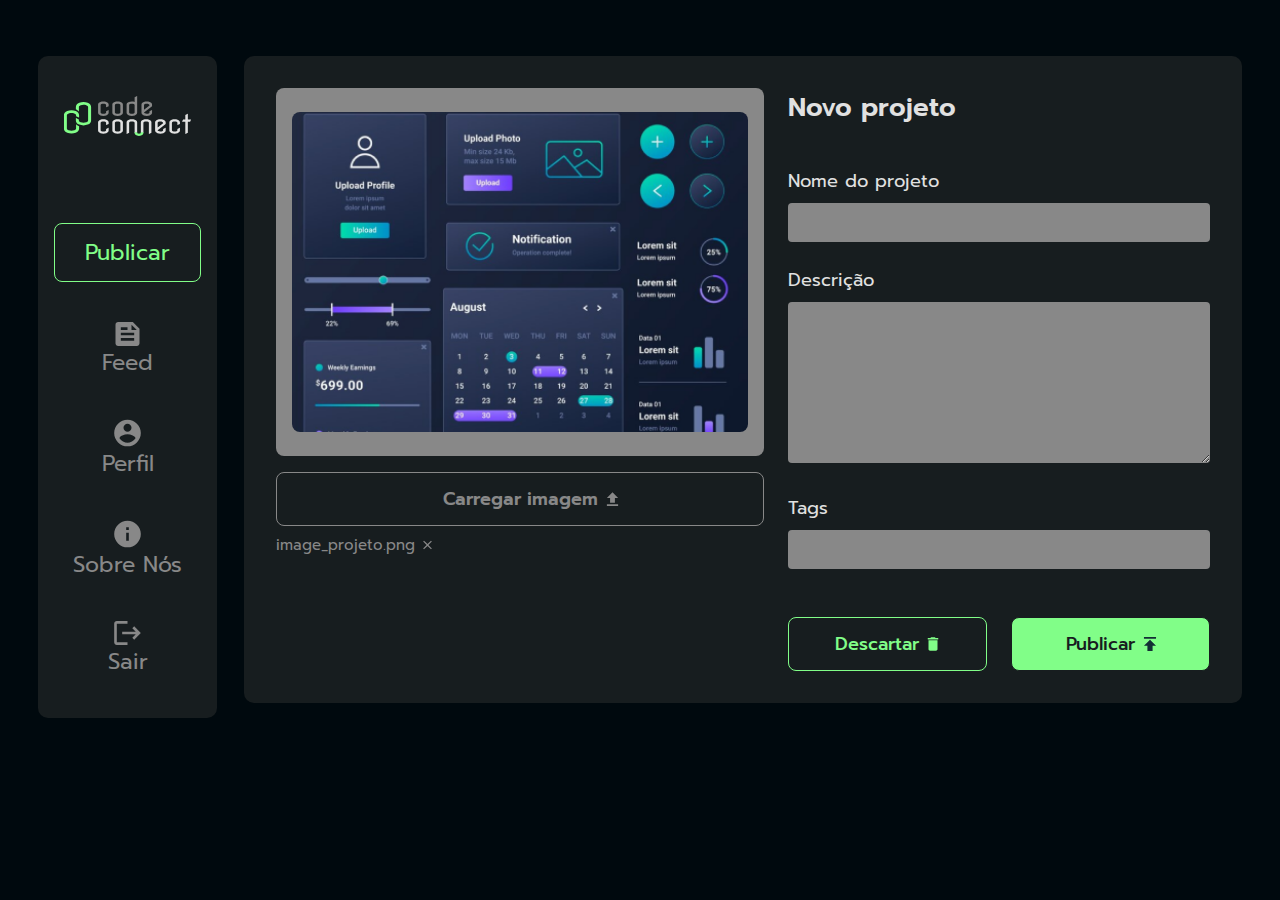
<file: index.html>
<!DOCTYPE html>
<html lang="pt-br">

<head>
    <meta charset="UTF-8">
    <meta name="viewport" content="width=device-width, initial-scale=1.0">
    <link rel="preconnect" href="https://fonts.googleapis.com">
    <link rel="preconnect" href="https://fonts.gstatic.com" crossorigin>
    <link
        href="https://fonts.googleapis.com/css2?family=Prompt:ital,wght@0,100;0,200;0,300;0,400;0,500;0,600;0,700;0,800;0,900;1,100;1,200;1,300;1,400;1,500;1,600;1,700;1,800;1,900&display=swap"
        rel="stylesheet">
    <link rel="stylesheet" href="styles.css">
    <title>CodeConnect</title>
</head>

<body>
    <aside>
        <img src="img/Logo.svg" alt="logo do CodeConnect">
        <nav>
            <ul class="lista-links">
                <li>
                    <a href="#" class="link-destaque">Publicar</a>
                </li>
                <li>
                    <a href="#">
                        <img src="img/feed.svg">
                        Feed
                    </a>
                </li>
                <li>
                    <a href="#">
                        <img src="img/account_circle.svg">
                        Perfil
                    </a>
                </li>
                <li>
                    <a href="#">
                        <img src="img/info.svg">
                        Sobre Nós
                    </a>
                </li>
                <li>
                    <a href="#">
                        <img src="img/logout.svg">
                        Sair
                    </a>
                </li>
            </ul>
        </nav>
    </aside>

    <main>
        <div class="container-upload-imagem">
            <div class="container-imagem">
                <img src="img/imagem1.png" alt="" class="main-imagem">
            </div>
            <button id="upload-btn">Carregar imagem</button>
            <input type="file" id="image-upload" accept="image/*" style="display: none;">
            <div class="container-imagem-nome">
                <p>image_projeto.png</p>   
                <img src="img/close.svg">
            </div>
        </div>
        <div class="container-descricao">
            <h2>Novo projeto</h2>
            <form>
                <div>
                    <label for="nome">Nome do projeto</label>
                    <input type="text" name="nome" id="nome">
                </div>
                <div>
                    <label for="descricao">Descrição</label>
                    <textarea name="descricao" id="descricao"></textarea>
                </div>
                <div>
                    <label for="categoria">Tags</label>
                    <input type="text" name="categoria" id="categoria">
                </div>
                <ul class="lista-tags" id="lista-tags"></ul>
                <div class="container-botoes">
                    <button class="botao-descartar">Descartar</button>
                    <button class="botao-publicar">Publicar</button>
                </div>
            </form>
        </div>
    </main>

    <script src="scripts.js"></script>
</body>

</html>
</file>
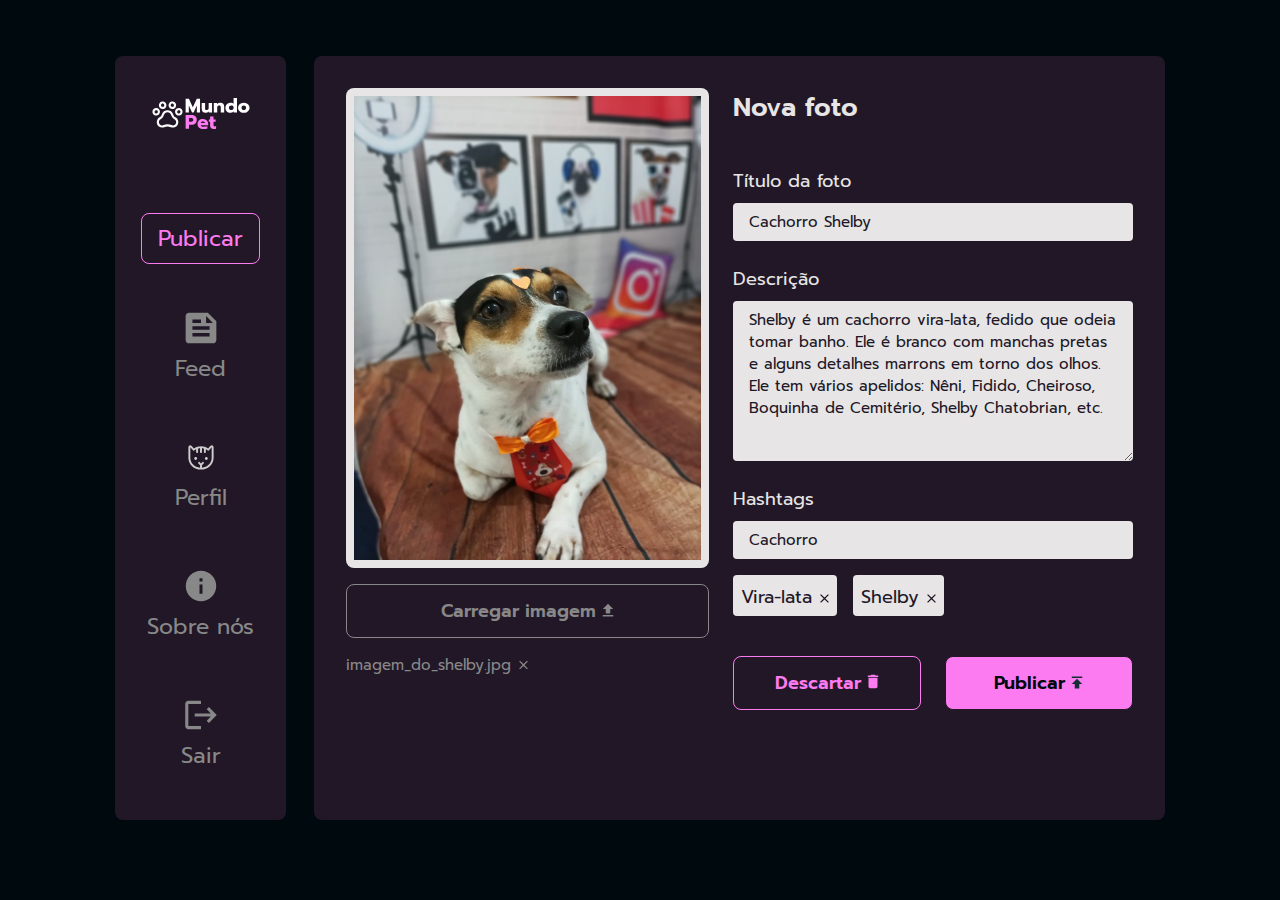
<file: exercicio.1/index.html>
<!DOCTYPE html>
<html lang="pt-br">
<head>
    <meta charset="UTF-8">
    <meta name="viewport" content="width=device-width, initial-scale=1.0">
    <link rel="preconnect" href="https://fonts.googleapis.com">
    <link rel="preconnect" href="https://fonts.gstatic.com" crossorigin>
    <link
        href="https://fonts.googleapis.com/css2?family=Prompt:ital,wght@0,100;0,200;0,300;0,400;0,500;0,600;0,700;0,800;0,900;1,100;1,200;1,300;1,400;1,500;1,600;1,700;1,800;1,900&display=swap"
        rel="stylesheet">
    <title>Mundo Pet</title>
    <link rel="stylesheet" href="./estilo.css">
</head>
<body>
    <aside>
        <img src="./img/Logo.svg" alt="logotipo do Mundo Pet">
        <nav>
            <ul>
                <li class="menu-item-destacado">
                    <a href="#">Publicar</a>
                </li>
                <li>
                    <img src="./img/feed.svg" alt="feed">
                    <a href="#">Feed</a>
                </li>
                <li>
                    <img src="./img/cat.svg" alt="perfil">
                    <a href="#">Perfil</a>
                </li>
                <li>
                    <img src="./img/info.svg" alt="sobre nós">
                    <a href="#">Sobre nós</a>
                </li>
                <li>
                    <img src="./img/logout.svg" alt="sair">
                    <a href="#">Sair</a>
                </li>
            </ul>
        </nav>
    </aside>
    <main>
        <div class="conteiner-imagem">
            <img class="imagem" src="./img/cao_shelby.jpg" alt="cachorro chamado Shelby">
            <button>
                Carregar imagem
                <img src="./img/upload.svg" alt="carregar imagem">
            </button>
            <div class="rotulo-nome-arquivo">
                <p>imagem_do_shelby.jpg</p>
                <img src="./img/close.svg" alt="limpar imagem">
            </div>
        </div>
        <div class="conteiner-formulario">
            <h2>Nova foto</h2>
            <form>
                <div class="conteiner-formulario-campo">
                    <label for="titulo-imagem">Título da foto</label>
                    <input type="text" name="titulo-imagem" id="titulo-imagem" value="Cachorro Shelby">
                </div>
                <div class="conteiner-formulario-campo">
                    <label for="descricao-imagem">Descrição</label>
                    <textarea name="descricao-imagem" id="descricao-imagem">
Shelby é um cachorro vira-lata, fedido que odeia tomar banho. Ele é branco com manchas pretas e alguns detalhes marrons em torno dos olhos. Ele tem vários apelidos: Nêni, Fidido, Cheiroso, Boquinha de Cemitério, Shelby Chatobrian, etc.
                    </textarea>
                </div>
                <div class="conteiner-formulario-campo">
                    <label for="etiqueta-imagem">Hashtags</label>
                    <input type="text" name="etiqueta-imagem" id="etiqueta-imagem" value="Cachorro">
                    <ul class="lista-etiqueta-imagem">
                        <li>
                            <a href="#">Vira-lata</a>
                            <img src="./img/close_tag.svg" alt="eliminar tag">
                        </li>
                        <li>
                            <a href="#">Shelby</a>
                            <img src="./img/close_tag.svg" alt="eliminar tag">
                        </li>
                    </ul>
                </div>
            </form>
            <div class="conteiner-botao">
                <button class="botao-descartar">
                    Descartar
                    <img src="./img/trash.svg" alt="lixeira">
                </button>
                <button class="botao-publicar">
                    Publicar
                    <img src="./img/arrow_forward.svg" alt="publicar">
                </button>
            </div>
        </div>
    </main>
</body>
</html>
</file>
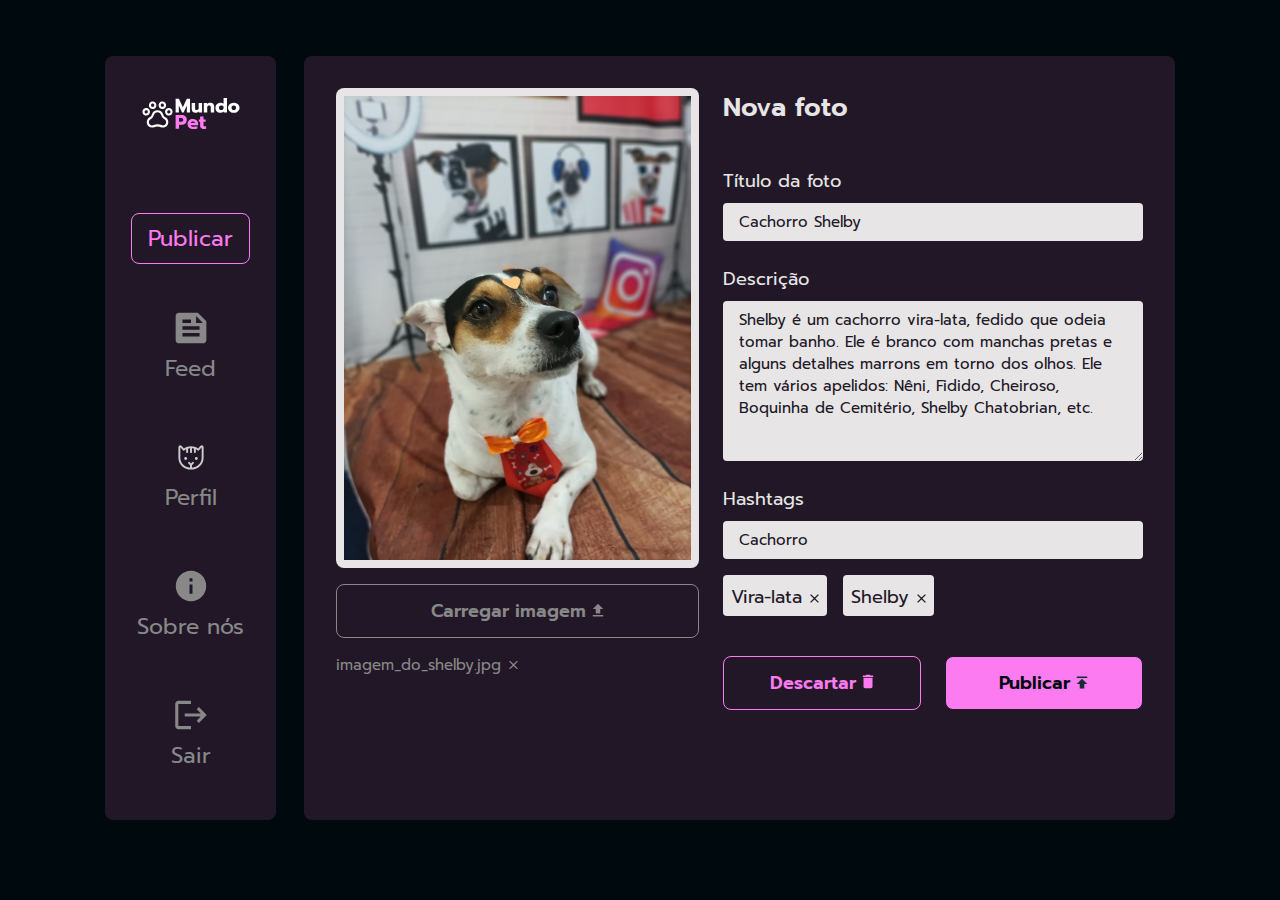
<file: exercicio.mundopet/index.html>
<!DOCTYPE html>
<html lang="pt-br">
<head>
    <meta charset="UTF-8">
    <meta name="viewport" content="width=device-width, initial-scale=1.0">
    <link rel="preconnect" href="https://fonts.googleapis.com">
    <link rel="preconnect" href="https://fonts.gstatic.com" crossorigin>
    <link
        href="https://fonts.googleapis.com/css2?family=Prompt:ital,wght@0,100;0,200;0,300;0,400;0,500;0,600;0,700;0,800;0,900;1,100;1,200;1,300;1,400;1,500;1,600;1,700;1,800;1,900&display=swap"
        rel="stylesheet">
    <title>Mundo Pet</title>
    <link rel="stylesheet" href="./estilo.css">
</head>
<body>
    <aside>
        <img src="./img/Logo.svg" alt="logotipo do Mundo Pet">
        <nav>
            <ul>
                <li class="menu-item-destacado">
                    <a href="#">Publicar</a>
                </li>
                <li>
                    <img src="./img/feed.svg" alt="feed">
                    <a href="#">Feed</a>
                </li>
                <li>
                    <img src="./img/cat.svg" alt="perfil">
                    <a href="#">Perfil</a>
                </li>
                <li>
                    <img src="./img/info.svg" alt="sobre nós">
                    <a href="#">Sobre nós</a>
                </li>
                <li>
                    <img src="./img/logout.svg" alt="sair">
                    <a href="#">Sair</a>
                </li>
            </ul>
        </nav>
    </aside>
    <main>
        <div class="conteiner-imagem">
            <img id="imagem" class="imagem" src="./img/cao_shelby.jpg" alt="cachorro chamado Shelby">
            <button id="botao-carregar-imagem">
                Carregar imagem
                <img src="./img/upload.svg" alt="carregar imagem">
            </button>
            <input type="file" name="arquivo-imagem" id="arquivo-imagem">
            <div class="rotulo-nome-arquivo">
                <p id="nome-imagem">imagem_do_shelby.jpg</p>
                <img src="./img/close.svg" alt="limpar imagem">
            </div>
        </div>
        <div class="conteiner-formulario">
            <h2>Nova foto</h2>
            <form>
                <div class="conteiner-formulario-campo">
                    <label for="titulo-imagem">Título da foto</label>
                    <input type="text" name="titulo-imagem" id="titulo-imagem" value="Cachorro Shelby">
                </div>
                <div class="conteiner-formulario-campo">
                    <label for="descricao-imagem">Descrição</label>
                    <textarea name="descricao-imagem" id="descricao-imagem">
Shelby é um cachorro vira-lata, fedido que odeia tomar banho. Ele é branco com manchas pretas e alguns detalhes marrons em torno dos olhos. Ele tem vários apelidos: Nêni, Fidido, Cheiroso, Boquinha de Cemitério, Shelby Chatobrian, etc.
                    </textarea>
                </div>
                <div class="conteiner-formulario-campo">
                    <label for="etiqueta-imagem">Hashtags</label>
                    <input type="text" name="etiqueta-imagem" id="etiqueta-imagem" value="Cachorro">
                    <ul class="lista-etiqueta-imagem">
                        <li>
                            <a href="#">Vira-lata</a>
                            <img src="./img/close_tag.svg" alt="eliminar tag">
                        </li>
                        <li>
                            <a href="#">Shelby</a>
                            <img src="./img/close_tag.svg" alt="eliminar tag">
                        </li>
                    </ul>
                </div>
            </form>
            <div class="conteiner-botao">
                <button class="botao-descartar">
                    Descartar
                    <img src="./img/trash.svg" alt="lixeira">
                </button>
                <button class="botao-publicar">
                    Publicar
                    <img src="./img/arrow_forward.svg" alt="publicar">
                </button>
            </div>
        </div>
    </main>
    <script src="codigo.js"></script>
</body>
</html>
</file>
<file: styles.css>
:root {
    --background-color: #00090E;
    --text-color: #E1E1E1;
    --primary-color: #81FE88;
    --secundary-color: #888888;
    --tag-color: #171D1F;
    --font-family: "Prompt", sans-serif;
    --itens-background: #171D1F;
}

* {
    box-sizing: border-box;
    margin: 0;
    padding: 0;
}

body {
    background-color: var(--background-color);
    color: var(--text-color);
    font-family: var(--font-family);

    display: flex;
    justify-content: center;
    align-items: start;

    height: 100vh;
    gap: 27px;
    padding: 56px 0;
}

aside{
    background-color: var(--itens-background);
    border-radius: 10px;
    /*height: 100%;*/
    padding: 40px 16px;
    text-align: center;
}

.lista-links{
    display: flex;
    flex-direction: column;
    gap: 40px;
    margin-top: 80px;
    align-items: center;
    list-style-type: none;

}

.lista-links li a{
    display: flex;
    flex-direction: column;
    align-items: center;
    text-decoration: none;
    color: var(--secundary-color);
    font-size: 22px;
}

.lista-links li:first-of-type a{
    color: var(--primary-color);
}

.link-destaque {
    border: 1px solid, var(--primary-color);
    padding: 12px 30px;
    border-radius: 8px;
}

main{
    background-color: var(--itens-background);
    border-radius: 10px;
    padding: 32px;
    display: flex;
    gap: 24px;
}

h2{
    font-size: 26px;
    margin-bottom: 40px;
    font-weight: 600;
}

form{
    display: flex;
    flex-direction: column;
    gap: 24px;
}

form div label{
    font-size: 18px;
    font-weight: 400;
    display: block;
    margin-bottom: 8px;
}

form div input, 
textarea{
    width: 100%;
    padding: 8px 16px;
    background-color: var(--secundary-color);
    border: none;
    border-radius: 4px;
    font-family: var(--font-family);
    line-height: 22.5px;
}

form div input {
    height: 39px;
}

textarea {
    height: 161px;
}

.lista-tags li{
    display: flex;
    background-color: var(--secundary-color);
    color: var(--background-color);
    gap: 10px;
    padding: 4px 8px;
    border-radius: 4px;
}


.lista-tags{
    display: flex;
}

.container-botoes{
    display: flex;
    gap: 24px;
    justify-content: space-between;
}

.container-botoes button{
    width: 50%;
    padding: 12px 32px 12px 12px;
    text-align: center;
    border-radius: 8px;
    font-family: var(--font-family);
    font-size: 18px;
    font-weight: 500;
}

.botao-descartar{
    background-color: var(--itens-background);
    color: var(--primary-color);
    border: 1px solid var(--primary-color);
    position: relative;
}

.botao-descartar::after{
    content: "";
    background-image: url("./img/trash.svg");
    background-size: contain;
    background-repeat: no-repeat;
    width: 15px;
    height: 15px;
    display: inline-block;
    position: absolute;
    top: 50%;
    transform: translateY(-50%);
    margin-left: 8px;
}

.botao-publicar{
    background-color: var(--primary-color);
    color: var(--itens-background);
    border: 1px solid var(--itens-background);
    position: relative;
}

.botao-publicar::after{
    content: "";
    background-image: url("./img/arrow_forward2.svg");
    display: inline-block;
    width: 15px;
    height: 15px;
    background-size: contain;
    background-repeat: no-repeat;
    position: absolute;
    top: 50%;
    transform: translateY(-50%);
    margin-left: 8px;
}

.container-descricao{
    width: 422px;
}

.main-imagem{
    border-radius: 8px;
    height: 100%;
    object-fit: cover;
}

.container-imagem{
    height: 368px;
    padding: 24px 16px;
    background-color: var(--secundary-color);
    border-radius: 8px;
}

.container-upload-imagem button{
    margin: 16px 0 8px 0;
    background-color: var(--itens-background);
    border: 1px solid var(--secundary-color);
    border-radius: 8px;
    color: var(--secundary-color);
    width: 100%;
    text-align: center;
    padding: 12px;
    font-family: var(--font-family);
    font-weight: 600;
    font-size: 18px;
    position: relative;
}

.container-upload-imagem button::after{
    content: "";
    background-image: url("./img/upload.svg");
    background-size: contain;
    background-repeat: no-repeat;
    display: inline-block;
    width: 15px;
    height: 15px;
    position: absolute;
    top: 50%;
    transform: translateY(-50%);
    margin-left: 8px;
}

.container-imagem-nome{
    display: flex;
    gap: 8px;
    color: var(--secundary-color);
    font-size: 15px;
}
</file>
<file: exercicio.1/estilo.css>
:root {
    --cor-fundo: #00090E;
    --cor-destaque: #FD7BF0;
    --cor-secundaria: #211727;
    --cor-texto: #888;
    --cor-fundo-texto: #E7E5E5;
    --fonte-principal: "Prompt", sans-serif;
}

* {
    box-sizing: border-box;
    margin: 0;
    padding: 0;
}

body{
    display: flex;
    background-color: var(--cor-fundo);
    font-family: var(--fonte-principal);
    font-size: 22px;
    font-weight: 400;
    justify-content: center;
    padding: 56px;
    gap: 28px;
}

aside {
    display: flex;
    flex-direction: column;
    background-color: var(--cor-secundaria);
    border-radius: 8px;
    padding: 40px 16px;
    gap: 80px;
}

aside ul {
    list-style-type: none;
    display: flex;
    flex-direction: column;
    gap: 40px;
    align-items: center;
}

aside ul li{
    display: flex;
    flex-direction: column;
    padding: 8px 16px;
    align-items: center;
    gap: 8px;
}

aside ul li img {
    width: 32px;
    height: 32px;
}

aside ul li a {
    text-decoration: none;
    color: var(--cor-texto);
}

.menu-item-destacado {
    border: 1px solid var(--cor-destaque);
    border-radius: 8px;
    padding: 8px 16px;
}

.menu-item-destacado a {
    color: var(--cor-destaque);
}

main {
    background-color: var(--cor-secundaria);
    display: flex;
    border-radius: 8px;
    padding: 32px;
    gap: 24px;
}

.conteiner-imagem {
    display: flex;
    flex-direction: column;
    gap: 16px;
}

.imagem {
    max-width: 480px;
    max-height: 480px;
    width: auto;
    height: auto;
    padding: 8px;
    background-color: var(--cor-fundo-texto);
    border-radius: 8px;
}

.conteiner-imagem button{
    font: inherit;
    background-color: var(--cor-secundaria);
    border: 1px solid var(--cor-texto);
    color: var(--cor-texto);
    border-radius: 8px;
    padding: 12px 16px;
    font-weight: 600;
    font-size: 18px;
}

.rotulo-nome-arquivo {
    color: var(--cor-texto);
    display: flex;
    gap: 8px;
    font-size: 15px;
}

.conteiner-formulario {
    display: flex;
    flex-direction: column;
    gap: 40px;
}

.conteiner-formulario h2 {
    font-size: 26px;
    font-weight: 600;
    color: var(--cor-fundo-texto);
}

.conteiner-formulario form{
    display: flex;
    flex-direction: column;
    gap: 24px;
}

.conteiner-formulario-campo{
    display: flex;
    flex-direction: column;
    gap: 8px;
}

.conteiner-formulario-campo label{
    color: var(--cor-fundo-texto);
    font-size: 18px;
}

.conteiner-formulario-campo input, textarea {
    min-width: 300px;
    width: 400px;
    border-radius: 4px;
    padding: 8px 16px;
    color: var(--cor-secundaria);
    font: inherit;
    font-size: 15px;
    font-weight: 400;
    background-color: var(--cor-fundo-texto);
    border: none;
}

.conteiner-formulario-campo textarea {
    min-height: 160px;
}

.conteiner-botao {
    display: flex;
    justify-content: space-between;
    gap: 24px;
}

.conteiner-botao button {
    width: 50%;
    border-radius: 8px;
    font: inherit;
    padding: 12px 16px;
    font-size: 18px;
    text-align: center;
    font-weight: 600;
}

.botao-descartar{
    border: 1px solid var(--cor-destaque);
    background-color: var(--cor-secundaria);
    color: var(--cor-destaque);
}

.botao-publicar{
    border: 1px solid var(--cor-secundaria);
    background-color: var(--cor-destaque);
    color: var(--cor-fundo);
}

.lista-etiqueta-imagem {
    display: flex;
    list-style-type: none;
    gap: 16px;
    margin-top: 8px;
}

.lista-etiqueta-imagem li{
    background-color: var(--cor-fundo-texto);
    padding: 4px 8px;
    border-radius: 4px;
}

.lista-etiqueta-imagem a{
    text-decoration: none;
    color: var(--cor-secundaria);
    font-size: 18px;
}
</file>
<file: exercicio.mundopet/estilo.css>
:root {
    --cor-fundo: #00090E;
    --cor-destaque: #FD7BF0;
    --cor-secundaria: #211727;
    --cor-texto: #888;
    --cor-fundo-texto: #E7E5E5;
    --fonte-principal: "Prompt", sans-serif;
}

* {
    box-sizing: border-box;
    margin: 0;
    padding: 0;
}

body{
    display: flex;
    background-color: var(--cor-fundo);
    font-family: var(--fonte-principal);
    font-size: 22px;
    font-weight: 400;
    justify-content: center;
    padding: 56px;
    gap: 28px;
}

aside {
    display: flex;
    flex-direction: column;
    background-color: var(--cor-secundaria);
    border-radius: 8px;
    padding: 40px 16px;
    gap: 80px;
}

aside ul {
    list-style-type: none;
    display: flex;
    flex-direction: column;
    gap: 40px;
    align-items: center;
}

aside ul li{
    display: flex;
    flex-direction: column;
    padding: 8px 16px;
    align-items: center;
    gap: 8px;
}

aside ul li img {
    width: 32px;
    height: 32px;
}

aside ul li a {
    text-decoration: none;
    color: var(--cor-texto);
}

.menu-item-destacado {
    border: 1px solid var(--cor-destaque);
    border-radius: 8px;
    padding: 8px 16px;
}

.menu-item-destacado a {
    color: var(--cor-destaque);
}

main {
    background-color: var(--cor-secundaria);
    display: flex;
    border-radius: 8px;
    padding: 32px;
    gap: 24px;
}

.conteiner-imagem {
    display: flex;
    flex-direction: column;
    gap: 16px;
}

.imagem {
    max-width: 480px;
    max-height: 480px;
    width: auto;
    height: auto;
    padding: 8px;
    background-color: var(--cor-fundo-texto);
    border-radius: 8px;
}

.conteiner-imagem button{
    font: inherit;
    background-color: var(--cor-secundaria);
    border: 1px solid var(--cor-texto);
    color: var(--cor-texto);
    border-radius: 8px;
    padding: 12px 16px;
    font-weight: 600;
    font-size: 18px;
}

#arquivo-imagem{
    display: none;
}

.rotulo-nome-arquivo {
    color: var(--cor-texto);
    display: flex;
    gap: 8px;
    font-size: 15px;
}

.conteiner-formulario {
    display: flex;
    flex-direction: column;
    gap: 40px;
    width: 420px;
}

.conteiner-formulario h2 {
    font-size: 26px;
    font-weight: 600;
    color: var(--cor-fundo-texto);
}

.conteiner-formulario form{
    display: flex;
    flex-direction: column;
    gap: 24px;
}

.conteiner-formulario-campo{
    display: flex;
    flex-direction: column;
    gap: 8px;
}

.conteiner-formulario-campo label{
    color: var(--cor-fundo-texto);
    font-size: 18px;
}

.conteiner-formulario-campo input, textarea {
    width: 100%;
    border-radius: 4px;
    padding: 8px 16px;
    color: var(--cor-secundaria);
    font: inherit;
    font-size: 15px;
    font-weight: 400;
    background-color: var(--cor-fundo-texto);
    border: none;
}

.conteiner-formulario-campo textarea {
    min-height: 160px;
}

.conteiner-botao {
    display: flex;
    justify-content: space-between;
    gap: 24px;
}

.conteiner-botao button {
    width: 50%;
    border-radius: 8px;
    font: inherit;
    padding: 12px 16px;
    font-size: 18px;
    text-align: center;
    font-weight: 600;
}

.botao-descartar{
    border: 1px solid var(--cor-destaque);
    background-color: var(--cor-secundaria);
    color: var(--cor-destaque);
}

.botao-publicar{
    border: 1px solid var(--cor-secundaria);
    background-color: var(--cor-destaque);
    color: var(--cor-fundo);
}

.lista-etiqueta-imagem {
    display: flex;
    list-style-type: none;
    gap: 16px;
    margin-top: 8px;
}

.lista-etiqueta-imagem li{
    background-color: var(--cor-fundo-texto);
    padding: 4px 8px;
    border-radius: 4px;
}

.lista-etiqueta-imagem a{
    text-decoration: none;
    color: var(--cor-secundaria);
    font-size: 18px;
}
</file>
